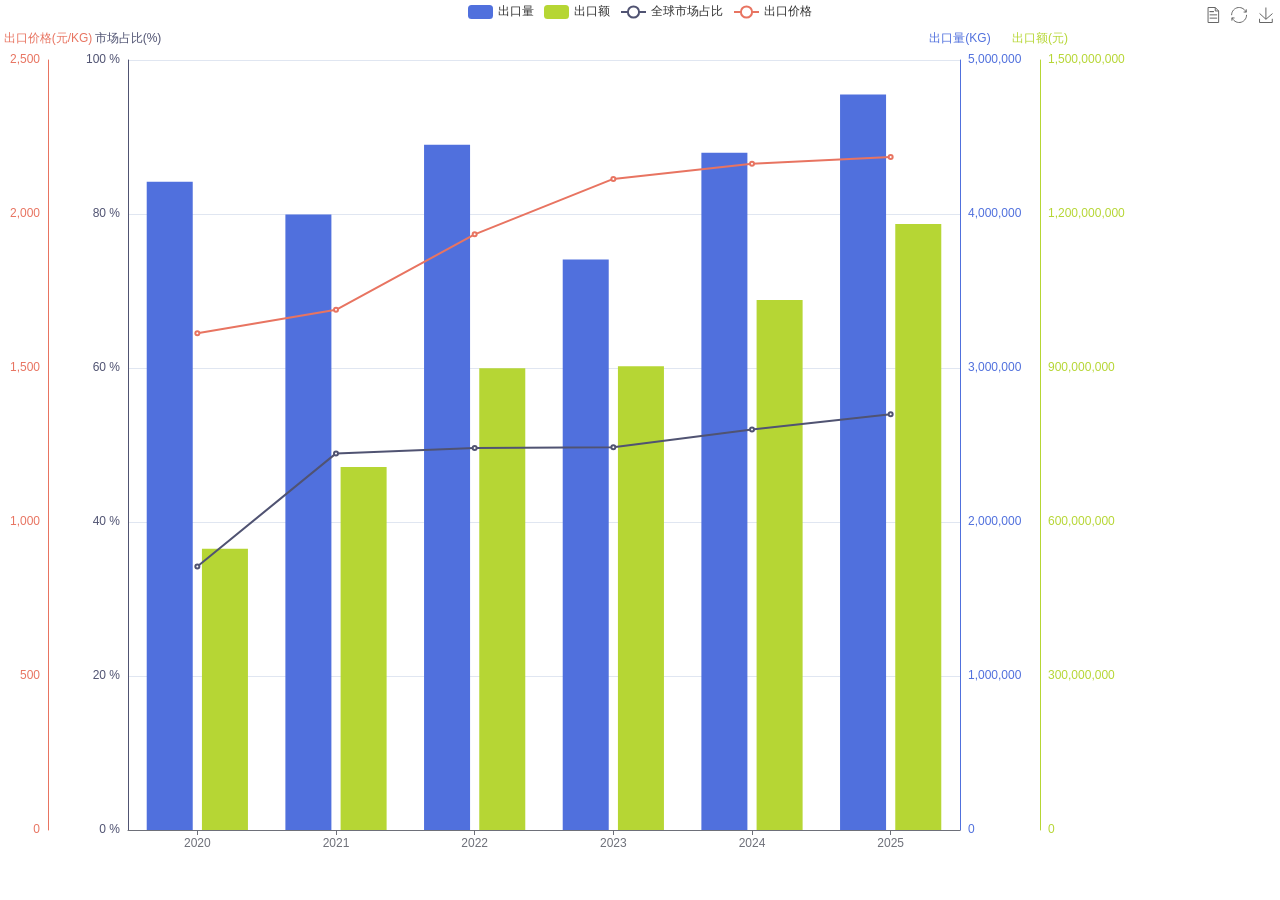
<file: assets/update/export-trend.html>
<!--
	此示例下载自 https://echarts.apache.org/examples/zh/editor.html?c=multiple-y-axis&code=[base64]&enc=deflate
	⚠ 请注意，该图表不是 Apache ECharts 官方示例，而是由用户代码生成的。请注意鉴别其内容。
-->
<!DOCTYPE html>
<html lang="en" style="height: 100%">
<head>
  <meta charset="utf-8">
</head>
<body style="height: 100%; margin: 0">
  <div id="container" style="height: 100%"></div>

  
  <script type="text/javascript" src="echarts.min.js"></script>
  
  <!-- Uncomment this line if you want to dataTool extension
  <script type="text/javascript" src="https://fastly.jsdelivr.net/npm/echarts@5/dist/extension/dataTool.min.js"></script>
  -->
  <!-- Uncomment this line if you want to use gl extension
  <script type="text/javascript" src="https://echarts.apache.org/zh/js/vendors/echarts-gl/dist/echarts-gl.min.js"></script>
  -->
  <!-- Uncomment this line if you want to echarts-stat extension
  <script type="text/javascript" src="https://echarts.apache.org/zh/js/vendors/echarts-stat/dist/ecStat.min.js"></script>
  -->
  <!-- Uncomment this line if you want to echarts-graph-modularity extension
  <script type="text/javascript" src="https://echarts.apache.org/zh/js/vendors/echarts-graph-modularity/dist/echarts-graph-modularity.min.js"></script>
  -->
  <!-- Uncomment this line if you want to use map
  <script type="text/javascript" src="https://fastly.jsdelivr.net/npm/echarts@4.9.0/map/js/world.js"></script>
  -->
  <!-- Uncomment these two lines if you want to use bmap extension
  <script type="text/javascript" src="https://api.map.baidu.com/api?v=3.0&ak=YOUR_API_KEY"></script>
  <script type="text/javascript" src="https://fastly.jsdelivr.net/npm/echarts@5/dist/extension/bmap.min.js"></script>
  -->

  <script type="text/javascript">
    var dom = document.getElementById('container');
    var myChart = echarts.init(dom, null, {
      renderer: 'canvas',
      useDirtyRect: false
    });
    var app = {};
    
    var option;

    const colors = ['#5070dd', '#b6d634', '#505372', '#e87461'];
option = {
  color: colors,
  tooltip: {
    trigger: 'axis',
    axisPointer: {
      type: 'cross'
    }
  },
  grid: {
    right: '25%'
  },
  toolbox: {
    feature: {
      dataView: { show: true, readOnly: false },
      restore: { show: true },
      saveAsImage: { show: true }
    }
  },
  legend: {
    data: ['出口量', '出口额', '全球市场占比', '出口价格']
  },
  xAxis: [
    {
      type: 'category',
      axisTick: {
        alignWithLabel: true
      },
      data: ['2020', '2021', '2022', '2023', '2024', '2025']
    }
  ],
  yAxis: [
    // 第1个Y轴：出口量 (KG) 右侧
    {
      type: 'value',
      name: '出口量(KG)',
      position: 'right',
      alignTicks: true,
      axisLine: {
        show: true,
        lineStyle: {
          color: colors[0]
        }
      },
      axisLabel: {
        formatter: '{value}'
      }
    },
    // 第2个Y轴：出口额(元) 右侧 偏移
    {
      type: 'value',
      name: '出口额(元)',
      position: 'right',
      alignTicks: true,
      offset: 80,
      axisLine: {
        show: true,
        lineStyle: {
          color: colors[1]
        }
      },
      axisLabel: {
        formatter: '{value}'
      }
    },
    // 第3个Y轴：全球市场占比(%) 左侧
    {
      type: 'value',
      name: '市场占比(%)',
      position: 'left',
      alignTicks: true,
      axisLine: {
        show: true,
        lineStyle: {
          color: colors[2]
        }
      },
      axisLabel: {
        formatter: '{value} %'
      }
    },
    // 第4个Y轴：出口价格(元/KG) 左侧 偏移
    {
      type: 'value',
      name: '出口价格(元/KG)',
      position: 'left',
      alignTicks: true,
      offset: 80,
      axisLine: {
        show: true,
        lineStyle: {
          color: colors[3]
        }
      },
      axisLabel: {
        formatter: '{value}'
      }
    }
  ],
  series: [
    // 柱状图1：出口量
    {
      name: '出口量',
      type: 'bar',
      yAxisIndex: 0,
      data: [4210093, 3996083, 4448933, 3704501, 4397670, 4776018]
    },
    // 柱状图2：出口额
    {
      name: '出口额',
      type: 'bar',
      yAxisIndex: 1,
      data: [547857065, 707096331, 899447055, 903242298, 1032226198, 1180626007]
    },
    // 折线图1：全球市场占比
    {
      name: '全球市场占比',
      type: 'line',
      yAxisIndex: 2,
      data: [34.21, 48.91, 49.61, 49.72, 52.02, 54.00]
    },
    // 折线图2：出口价格
    {
      name: '出口价格',
      type: 'line',
      yAxisIndex: 3,
      data: [1613, 1689, 1934, 2114, 2163, 2185]
    }
  ]
};

    if (option && typeof option === 'object') {
      myChart.setOption(option);
    }

    window.addEventListener('resize', myChart.resize);
  </script>
</body>
</html>
</file>
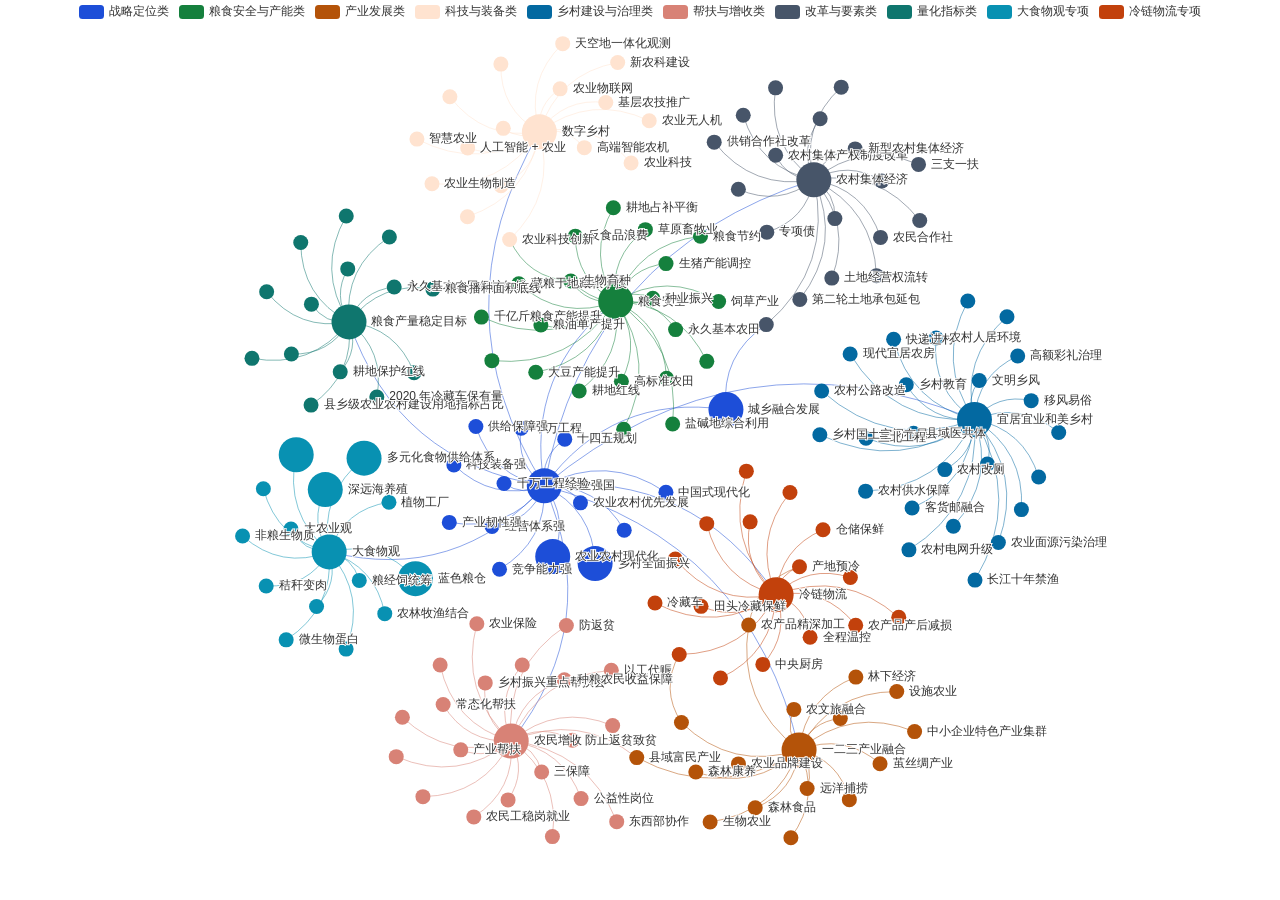
<file: assets/update/policy-keywords.html>
<!--
	此示例下载自 https://echarts.apache.org/examples/zh/editor.html?c=graph-npm&code=[base64]&enc=deflate
	⚠ 请注意，该图表不是 Apache ECharts 官方示例，而是由用户代码生成的。请注意鉴别其内容。
-->
<!DOCTYPE html>
<html lang="en" style="height: 100%">
<head>
  <meta charset="utf-8">
</head>
<body style="height: 100%; margin: 0">
  <div id="container" style="height: 100%"></div>

  
  <script type="text/javascript" src="echarts.min.js"></script>
  
  <!-- Uncomment this line if you want to dataTool extension
  <script type="text/javascript" src="https://fastly.jsdelivr.net/npm/echarts@5/dist/extension/dataTool.min.js"></script>
  -->
  <!-- Uncomment this line if you want to use gl extension
  <script type="text/javascript" src="https://echarts.apache.org/zh/js/vendors/echarts-gl/dist/echarts-gl.min.js"></script>
  -->
  <!-- Uncomment this line if you want to echarts-stat extension
  <script type="text/javascript" src="https://echarts.apache.org/zh/js/vendors/echarts-stat/dist/ecStat.min.js"></script>
  -->
  <!-- Uncomment this line if you want to echarts-graph-modularity extension
  <script type="text/javascript" src="https://echarts.apache.org/zh/js/vendors/echarts-graph-modularity/dist/echarts-graph-modularity.min.js"></script>
  -->
  <!-- Uncomment this line if you want to use map
  <script type="text/javascript" src="https://fastly.jsdelivr.net/npm/echarts@4.9.0/map/js/world.js"></script>
  -->
  <!-- Uncomment these two lines if you want to use bmap extension
  <script type="text/javascript" src="https://api.map.baidu.com/api?v=3.0&ak=YOUR_API_KEY"></script>
  <script type="text/javascript" src="https://fastly.jsdelivr.net/npm/echarts@5/dist/extension/bmap.min.js"></script>
  -->

  <script type="text/javascript">
    var dom = document.getElementById('container');
    var myChart = echarts.init(dom, null, {
      renderer: 'canvas',
      useDirtyRect: false
    });
    var app = {};
    
    var option;

    myChart.showLoading();

// 内置政策关键词图谱数据
var graph = {
  categories: [
    { name: '战略定位类', itemStyle: { color: '#1d4ed8' } },
    { name: '粮食安全与产能类', itemStyle: { color: '#15803d' } },
    { name: '产业发展类', itemStyle: { color: '#b45309' } },
    { name: '科技与装备类', itemStyle: { color: '#ffe3d0' } },
    { name: '乡村建设与治理类', itemStyle: { color: '#0369a1' } },
    { name: '帮扶与增收类', itemStyle: { color: '#d88276' } },
    { name: '改革与要素类', itemStyle: { color: '#475569' } },
    { name: '量化指标类', itemStyle: { color: '#0f766e' } },
    { name: '大食物观专项', itemStyle: { color: '#0891b2' } },
    { name: '冷链物流专项', itemStyle: { color: '#c2410c' } }
  ],
  nodes: [
    // 0-14 战略定位类
    { name: '农业强国', category: 0, symbolSize: 35 },
    { name: '乡村全面振兴', category: 0, symbolSize: 35 },
    { name: '农业农村现代化', category: 0, symbolSize: 35 },
    { name: '城乡融合发展', category: 0, symbolSize: 35 },
    { name: '中国式现代化', category: 0, symbolSize: 15 },
    { name: '十五五开局', category: 0, symbolSize: 15 },
    { name: '十四五规划', category: 0, symbolSize: 15 },
    { name: '农业农村优先发展', category: 0, symbolSize: 15 },
    { name: '千万工程', category: 0, symbolSize: 15 },
    { name: '千万工程经验', category: 0, symbolSize: 15 },
    { name: '供给保障强', category: 0, symbolSize: 15 },
    { name: '科技装备强', category: 0, symbolSize: 15 },
    { name: '经营体系强', category: 0, symbolSize: 15 },
    { name: '产业韧性强', category: 0, symbolSize: 15 },
    { name: '竞争能力强', category: 0, symbolSize: 15 },
    // 15-35 粮食安全与产能类
    { name: '粮食安全', category: 1, symbolSize: 35 },
    { name: '耕地保护', category: 1, symbolSize: 15 },
    { name: '高标准农田', category: 1, symbolSize: 15 },
    { name: '种业振兴', category: 1, symbolSize: 15 },
    { name: '藏粮于地藏粮于技', category: 1, symbolSize: 15 },
    { name: '千亿斤粮食产能提升', category: 1, symbolSize: 15 },
    { name: '耕地红线', category: 1, symbolSize: 15 },
    { name: '永久基本农田', category: 1, symbolSize: 15 },
    { name: '黑土地保护', category: 1, symbolSize: 15 },
    { name: '盐碱地综合利用', category: 1, symbolSize: 15 },
    { name: '生物育种', category: 1, symbolSize: 15 },
    { name: '粮油单产提升', category: 1, symbolSize: 15 },
    { name: '大豆产能提升', category: 1, symbolSize: 15 },
    { name: '油料多元化供给', category: 1, symbolSize: 15 },
    { name: '菜篮子工程', category: 1, symbolSize: 15 },
    { name: '生猪产能调控', category: 1, symbolSize: 15 },
    { name: '饲草产业', category: 1, symbolSize: 15 },
    { name: '草原畜牧业', category: 1, symbolSize: 15 },
    { name: '粮食节约', category: 1, symbolSize: 15 },
    { name: '反食品浪费', category: 1, symbolSize: 15 },
    { name: '耕地占补平衡', category: 1, symbolSize: 15 },
    // 36-52 产业发展类
    { name: '一二三产业融合', category: 2, symbolSize: 35 },
    { name: '县域富民产业', category: 2, symbolSize: 15 },
    { name: '农产品精深加工', category: 2, symbolSize: 15 },
    { name: '农业品牌建设', category: 2, symbolSize: 15 },
    { name: '农村电商', category: 2, symbolSize: 15 },
    { name: '农文旅融合', category: 2, symbolSize: 15 },
    { name: '乡村旅游', category: 2, symbolSize: 15 },
    { name: '林下经济', category: 2, symbolSize: 15 },
    { name: '森林康养', category: 2, symbolSize: 15 },
    { name: '设施农业', category: 2, symbolSize: 15 },
    { name: '远洋捕捞', category: 2, symbolSize: 15 },
    { name: '森林食品', category: 2, symbolSize: 15 },
    { name: '生物农业', category: 2, symbolSize: 15 },
    { name: '合成生物', category: 2, symbolSize: 15 },
    { name: '茧丝绸产业', category: 2, symbolSize: 15 },
    { name: '中小企业特色产业集群', category: 2, symbolSize: 15 },
    { name: '农产品出口', category: 2, symbolSize: 15 },
    // 53-69 科技与装备类
    { name: '数字乡村', category: 3, symbolSize: 35 },
    { name: '农业科技', category: 3, symbolSize: 15 },
    { name: '新质生产力', category: 3, symbolSize: 15 },
    { name: '农业科技创新', category: 3, symbolSize: 15 },
    { name: '农业新质生产力', category: 3, symbolSize: 15 },
    { name: '人工智能 + 农业', category: 3, symbolSize: 15 },
    { name: '农业无人机', category: 3, symbolSize: 15 },
    { name: '农业物联网', category: 3, symbolSize: 15 },
    { name: '农业机器人', category: 3, symbolSize: 15 },
    { name: '农业生物制造', category: 3, symbolSize: 15 },
    { name: '智慧农业', category: 3, symbolSize: 15 },
    { name: '高端智能农机', category: 3, symbolSize: 15 },
    { name: '丘陵山区农机', category: 3, symbolSize: 15 },
    { name: '基层农技推广', category: 3, symbolSize: 15 },
    { name: '新农科建设', category: 3, symbolSize: 15 },
    { name: '农业大数据', category: 3, symbolSize: 15 },
    { name: '天空地一体化观测', category: 3, symbolSize: 15 },
    // 70-94 乡村建设与治理类
    { name: '宜居宜业和美乡村', category: 4, symbolSize: 35 },
    { name: '乡村国土空间布局', category: 4, symbolSize: 15 },
    { name: '农村供水保障', category: 4, symbolSize: 15 },
    { name: '农村电网升级', category: 4, symbolSize: 15 },
    { name: '农村公路改造', category: 4, symbolSize: 15 },
    { name: '客货邮融合', category: 4, symbolSize: 15 },
    { name: '快递进村', category: 4, symbolSize: 15 },
    { name: '现代宜居农房', category: 4, symbolSize: 15 },
    { name: '农村人居环境', category: 4, symbolSize: 15 },
    { name: '农村改厕', category: 4, symbolSize: 15 },
    { name: '黑臭水体治理', category: 4, symbolSize: 15 },
    { name: '生活垃圾治理', category: 4, symbolSize: 15 },
    { name: '农业面源污染治理', category: 4, symbolSize: 15 },
    { name: '长江十年禁渔', category: 4, symbolSize: 15 },
    { name: '三北工程', category: 4, symbolSize: 15 },
    { name: '草原生态保护', category: 4, symbolSize: 15 },
    { name: '文明乡风', category: 4, symbolSize: 15 },
    { name: '移风易俗', category: 4, symbolSize: 15 },
    { name: '高额彩礼治理', category: 4, symbolSize: 15 },
    { name: '平安法治乡村', category: 4, symbolSize: 15 },
    { name: '新时代枫桥经验', category: 4, symbolSize: 15 },
    { name: '县域基本公共服务', category: 4, symbolSize: 15 },
    { name: '县域医共体', category: 4, symbolSize: 15 },
    { name: '乡村教育', category: 4, symbolSize: 15 },
    { name: '农村养老托育', category: 4, symbolSize: 15 },
    // 95-115 帮扶与增收类
    { name: '农民增收', category: 5, symbolSize: 35 },
    { name: '防返贫', category: 5, symbolSize: 15 },
    { name: '农业保险', category: 5, symbolSize: 15 },
    { name: '以工代赈', category: 5, symbolSize: 15 },
    { name: '常态化帮扶', category: 5, symbolSize: 15 },
    { name: '防止返贫致贫', category: 5, symbolSize: 15 },
    { name: '三保障', category: 5, symbolSize: 15 },
    { name: '产业帮扶', category: 5, symbolSize: 15 },
    { name: '就业帮扶车间', category: 5, symbolSize: 15 },
    { name: '公益性岗位', category: 5, symbolSize: 15 },
    { name: '易地搬迁后续扶持', category: 5, symbolSize: 15 },
    { name: '乡村振兴重点帮扶县', category: 5, symbolSize: 15 },
    { name: '东西部协作', category: 5, symbolSize: 15 },
    { name: '驻村第一书记', category: 5, symbolSize: 15 },
    { name: '种粮农民收益保障', category: 5, symbolSize: 15 },
    { name: '耕地地力保护补贴', category: 5, symbolSize: 15 },
    { name: '农机购置补贴', category: 5, symbolSize: 15 },
    { name: '农民工稳岗就业', category: 5, symbolSize: 15 },
    { name: '乡村工匠', category: 5, symbolSize: 15 },
    { name: '乡村消费扩容', category: 5, symbolSize: 15 },
    { name: '新能源汽车下乡', category: 5, symbolSize: 15 },
    // 116-134 改革与要素类
    { name: '农村集体经济', category: 6, symbolSize: 35 },
    { name: '农业社会化服务', category: 6, symbolSize: 15 },
    { name: '第二轮土地承包延包', category: 6, symbolSize: 15 },
    { name: '土地经营权流转', category: 6, symbolSize: 15 },
    { name: '家庭农场', category: 6, symbolSize: 15 },
    { name: '农民合作社', category: 6, symbolSize: 15 },
    { name: '农业适度规模经营', category: 6, symbolSize: 15 },
    { name: '农村集体产权制度改革', category: 6, symbolSize: 15 },
    { name: '新型农村集体经济', category: 6, symbolSize: 15 },
    { name: '集体经营性建设用地入市', category: 6, symbolSize: 15 },
    { name: '宅基地管理', category: 6, symbolSize: 15 },
    { name: '供销合作社改革', category: 6, symbolSize: 15 },
    { name: '城乡要素双向流动', category: 6, symbolSize: 15 },
    { name: '农业转移人口市民化', category: 6, symbolSize: 15 },
    { name: '三支一扶', category: 6, symbolSize: 15 },
    { name: '财政支农', category: 6, symbolSize: 15 },
    { name: '支农再贷款', category: 6, symbolSize: 15 },
    { name: '专项债', category: 6, symbolSize: 15 },
    { name: '社会资本下乡', category: 6, symbolSize: 15 },
    // 135-149 量化指标类
    { name: '粮食产量稳定目标', category: 7, symbolSize: 35 },
    { name: '耕地保护红线', category: 7, symbolSize: 15 },
    { name: '永久基本农田保护红线', category: 7, symbolSize: 15 },
    { name: '粮食播种面积底线', category: 7, symbolSize: 15 },
    { name: '谷物播种面积底线', category: 7, symbolSize: 15 },
    { name: '县乡级农业农村建设用地指标占比', category: 7, symbolSize: 15 },
    { name: '国家骨干冷链物流基地规划数量', category: 7, symbolSize: 15 },
    { name: '2020 年冷链物流市场规模', category: 7, symbolSize: 15 },
    { name: '2020 年全国冷库库容', category: 7, symbolSize: 15 },
    { name: '2020 年冷藏车保有量', category: 7, symbolSize: 15 },
    { name: '肉类产地低温处理率', category: 7, symbolSize: 15 },
    { name: '果蔬产地低温处理率', category: 7, symbolSize: 15 },
    { name: '水产品产地低温处理率', category: 7, symbolSize: 15 },
    { name: '供销系统县域产地冷链物流中心', category: 7, symbolSize: 15 },
    { name: '供销系统城市销地冷链物流中心', category: 7, symbolSize: 15 },
    // 150-164 大食物观专项
    { name: '大食物观', category: 8, symbolSize: 35 },
    { name: '多元化食物供给体系', category: 8, symbolSize: 35 },
    { name: '深远海养殖', category: 8, symbolSize: 35 },
    { name: '蓝色粮仓', category: 8, symbolSize: 35 },
    { name: '食用菌产业', category: 8, symbolSize: 35 },
    { name: '大农业观', category: 8, symbolSize: 15 },
    { name: '粮经饲统筹', category: 8, symbolSize: 15 },
    { name: '农林牧渔结合', category: 8, symbolSize: 15 },
    { name: '植物动物微生物并举', category: 8, symbolSize: 15 },
    { name: '木本粮油', category: 8, symbolSize: 15 },
    { name: '林下种养', category: 8, symbolSize: 15 },
    { name: '植物工厂', category: 8, symbolSize: 15 },
    { name: '秸秆变肉', category: 8, symbolSize: 15 },
    { name: '非粮生物质', category: 8, symbolSize: 15 },
    { name: '微生物蛋白', category: 8, symbolSize: 15 },
    // 165-181 冷链物流专项
    { name: '冷链物流', category: 9, symbolSize: 35 },
    { name: '产地预冷', category: 9, symbolSize: 15 },
    { name: '仓储保鲜', category: 9, symbolSize: 15 },
    { name: '产销冷链集配中心', category: 9, symbolSize: 15 },
    { name: '国家骨干冷链物流基地', category: 9, symbolSize: 15 },
    { name: '田头冷藏保鲜', category: 9, symbolSize: 15 },
    { name: '冷藏车', category: 9, symbolSize: 15 },
    { name: '冷链多式联运', category: 9, symbolSize: 15 },
    { name: '生鲜电商 + 冷链宅配', category: 9, symbolSize: 15 },
    { name: '中央厨房', category: 9, symbolSize: 15 },
    { name: '全程温控', category: 9, symbolSize: 15 },
    { name: '冷链追溯', category: 9, symbolSize: 15 },
    { name: '四横四纵通道', category: 9, symbolSize: 15 },
    { name: '321 运行体系', category: 9, symbolSize: 15 },
    { name: '6+1 重点品类', category: 9, symbolSize: 15 },
    { name: '农产品产后减损', category: 9, symbolSize: 15 },
    { name: '城乡冷链双向网络', category: 9, symbolSize: 15 }
  ],
  links: [
    // 核心主干关联
    { source: 0, target: 15 },
    { source: 0, target: 36 },
    { source: 0, target: 53 },
    { source: 0, target: 70 },
    { source: 0, target: 95 },
    { source: 0, target: 116 },
    { source: 0, target: 135 },
    { source: 0, target: 150 },
    { source: 0, target: 165 },
    // 战略定位类内部关联
    { source: 0, target: 1 }, { source: 0, target: 2 }, { source: 0, target: 3 },
    { source: 0, target: 4 }, { source: 0, target: 5 }, { source: 0, target: 6 },
    { source: 0, target: 7 }, { source: 0, target: 8 }, { source: 0, target: 9 },
    { source: 0, target: 10 }, { source: 0, target: 11 }, { source: 0, target: 12 },
    { source: 0, target: 13 }, { source: 0, target: 14 },
    // 粮食安全类内部关联
    { source: 15, target: 16 }, { source: 15, target: 17 }, { source: 15, target: 18 },
    { source: 15, target: 19 }, { source: 15, target: 20 }, { source: 15, target: 21 },
    { source: 15, target: 22 }, { source: 15, target: 23 }, { source: 15, target: 24 },
    { source: 15, target: 25 }, { source: 15, target: 26 }, { source: 15, target: 27 },
    { source: 15, target: 28 }, { source: 15, target: 29 }, { source: 15, target: 30 },
    { source: 15, target: 31 }, { source: 15, target: 32 }, { source: 15, target: 33 },
    { source: 15, target: 34 }, { source: 15, target: 35 },
    // 产业发展类内部关联
    { source: 36, target: 37 }, { source: 36, target: 38 }, { source: 36, target: 39 },
    { source: 36, target: 40 }, { source: 36, target: 41 }, { source: 36, target: 42 },
    { source: 36, target: 43 }, { source: 36, target: 44 }, { source: 36, target: 45 },
    { source: 36, target: 46 }, { source: 36, target: 47 }, { source: 36, target: 48 },
    { source: 36, target: 49 }, { source: 36, target: 50 }, { source: 36, target: 51 },
    { source: 36, target: 52 },
    // 科技与装备类内部关联
    { source: 53, target: 54 }, { source: 53, target: 55 }, { source: 53, target: 56 },
    { source: 53, target: 57 }, { source: 53, target: 58 }, { source: 53, target: 59 },
    { source: 53, target: 60 }, { source: 53, target: 61 }, { source: 53, target: 62 },
    { source: 53, target: 63 }, { source: 53, target: 64 }, { source: 53, target: 65 },
    { source: 53, target: 66 }, { source: 53, target: 67 }, { source: 53, target: 68 },
    { source: 53, target: 69 },
    // 乡村建设类内部关联
    { source: 70, target: 71 }, { source: 70, target: 72 }, { source: 70, target: 73 },
    { source: 70, target: 74 }, { source: 70, target: 75 }, { source: 70, target: 76 },
    { source: 70, target: 77 }, { source: 70, target: 78 }, { source: 70, target: 79 },
    { source: 70, target: 80 }, { source: 70, target: 81 }, { source: 70, target: 82 },
    { source: 70, target: 83 }, { source: 70, target: 84 }, { source: 70, target: 85 },
    { source: 70, target: 86 }, { source: 70, target: 87 }, { source: 70, target: 88 },
    { source: 70, target: 89 }, { source: 70, target: 90 }, { source: 70, target: 91 },
    { source: 70, target: 92 }, { source: 70, target: 93 }, { source: 70, target: 94 },
    // 帮扶增收类内部关联
    { source: 95, target: 96 }, { source: 95, target: 97 }, { source: 95, target: 98 },
    { source: 95, target: 99 }, { source: 95, target: 100 }, { source: 95, target: 101 },
    { source: 95, target: 102 }, { source: 95, target: 103 }, { source: 95, target: 104 },
    { source: 95, target: 105 }, { source: 95, target: 106 }, { source: 95, target: 107 },
    { source: 95, target: 108 }, { source: 95, target: 109 }, { source: 95, target: 110 },
    { source: 95, target: 111 }, { source: 95, target: 112 }, { source: 95, target: 113 },
    { source: 95, target: 114 }, { source: 95, target: 115 },
    // 改革要素类内部关联
    { source: 116, target: 117 }, { source: 116, target: 118 }, { source: 116, target: 119 },
    { source: 116, target: 120 }, { source: 116, target: 121 }, { source: 116, target: 122 },
    { source: 116, target: 123 }, { source: 116, target: 124 }, { source: 116, target: 125 },
    { source: 116, target: 126 }, { source: 116, target: 127 }, { source: 116, target: 128 },
    { source: 116, target: 129 }, { source: 116, target: 130 }, { source: 116, target: 131 },
    { source: 116, target: 132 }, { source: 116, target: 133 }, { source: 116, target: 134 },
    // 量化指标类内部关联
    { source: 135, target: 136 }, { source: 135, target: 137 }, { source: 135, target: 138 },
    { source: 135, target: 139 }, { source: 135, target: 140 }, { source: 135, target: 141 },
    { source: 135, target: 142 }, { source: 135, target: 143 }, { source: 135, target: 144 },
    { source: 135, target: 145 }, { source: 135, target: 146 }, { source: 135, target: 147 },
    { source: 135, target: 148 }, { source: 135, target: 149 },
    // 大食物观专项内部关联
    { source: 150, target: 151 }, { source: 150, target: 152 }, { source: 150, target: 153 },
    { source: 150, target: 154 }, { source: 150, target: 155 }, { source: 150, target: 156 },
    { source: 150, target: 157 }, { source: 150, target: 158 }, { source: 150, target: 159 },
    { source: 150, target: 160 }, { source: 150, target: 161 }, { source: 150, target: 162 },
    { source: 150, target: 163 }, { source: 150, target: 164 },
    // 冷链物流专项内部关联
    { source: 165, target: 166 }, { source: 165, target: 167 }, { source: 165, target: 168 },
    { source: 165, target: 169 }, { source: 165, target: 170 }, { source: 165, target: 171 },
    { source: 165, target: 172 }, { source: 165, target: 173 }, { source: 165, target: 174 },
    { source: 165, target: 175 }, { source: 165, target: 176 }, { source: 165, target: 177 },
    { source: 165, target: 178 }, { source: 165, target: 179 }, { source: 165, target: 180 },
    { source: 165, target: 181 },
    // 跨分类强关联
    { source: 18, target: 25 },
    { source: 25, target: 56 },
    { source: 40, target: 173 },
    { source: 38, target: 166 },
    { source: 95, target: 37 },
    { source: 3, target: 128 }
  ]
};

myChart.hideLoading();
option = {
  tooltip: {},
  legend: [
    {
      data: graph.categories.map(function (a) {
        return a.name;
      })
    }
  ],
  series: [
    {
      name: '农业农村政策关键词图谱',
      type: 'graph',
      layout: 'force',
      // ========== 新增：力导向散开参数 ==========
      force: {
        repulsion: 260,   // 节点斥力：数值越大节点互相排斥越强，整体越散开
        edgeLength: 60,  // 连线长度：数值越大相连节点间距越远
        gravity: 0.44     // 中心引力：数值越小节点越不容易往中心聚拢
      },
      // ==========================================
      data: graph.nodes,
      links: graph.links,
      categories: graph.categories,
      roam: true,
      label: {
        show: true,
        position: 'right',
        formatter: '{b}'
      },
      labelLayout: {
        hideOverlap: true
      },
      scaleLimit: {
        min: 0.4,
        max: 2
      },
      lineStyle: {
        color: 'source',
        curveness: 0.3
      }
    }
  ]
};
myChart.setOption(option);

    if (option && typeof option === 'object') {
      myChart.setOption(option);
    }

    window.addEventListener('resize', myChart.resize);
  </script>
</body>
</html>
</file>
